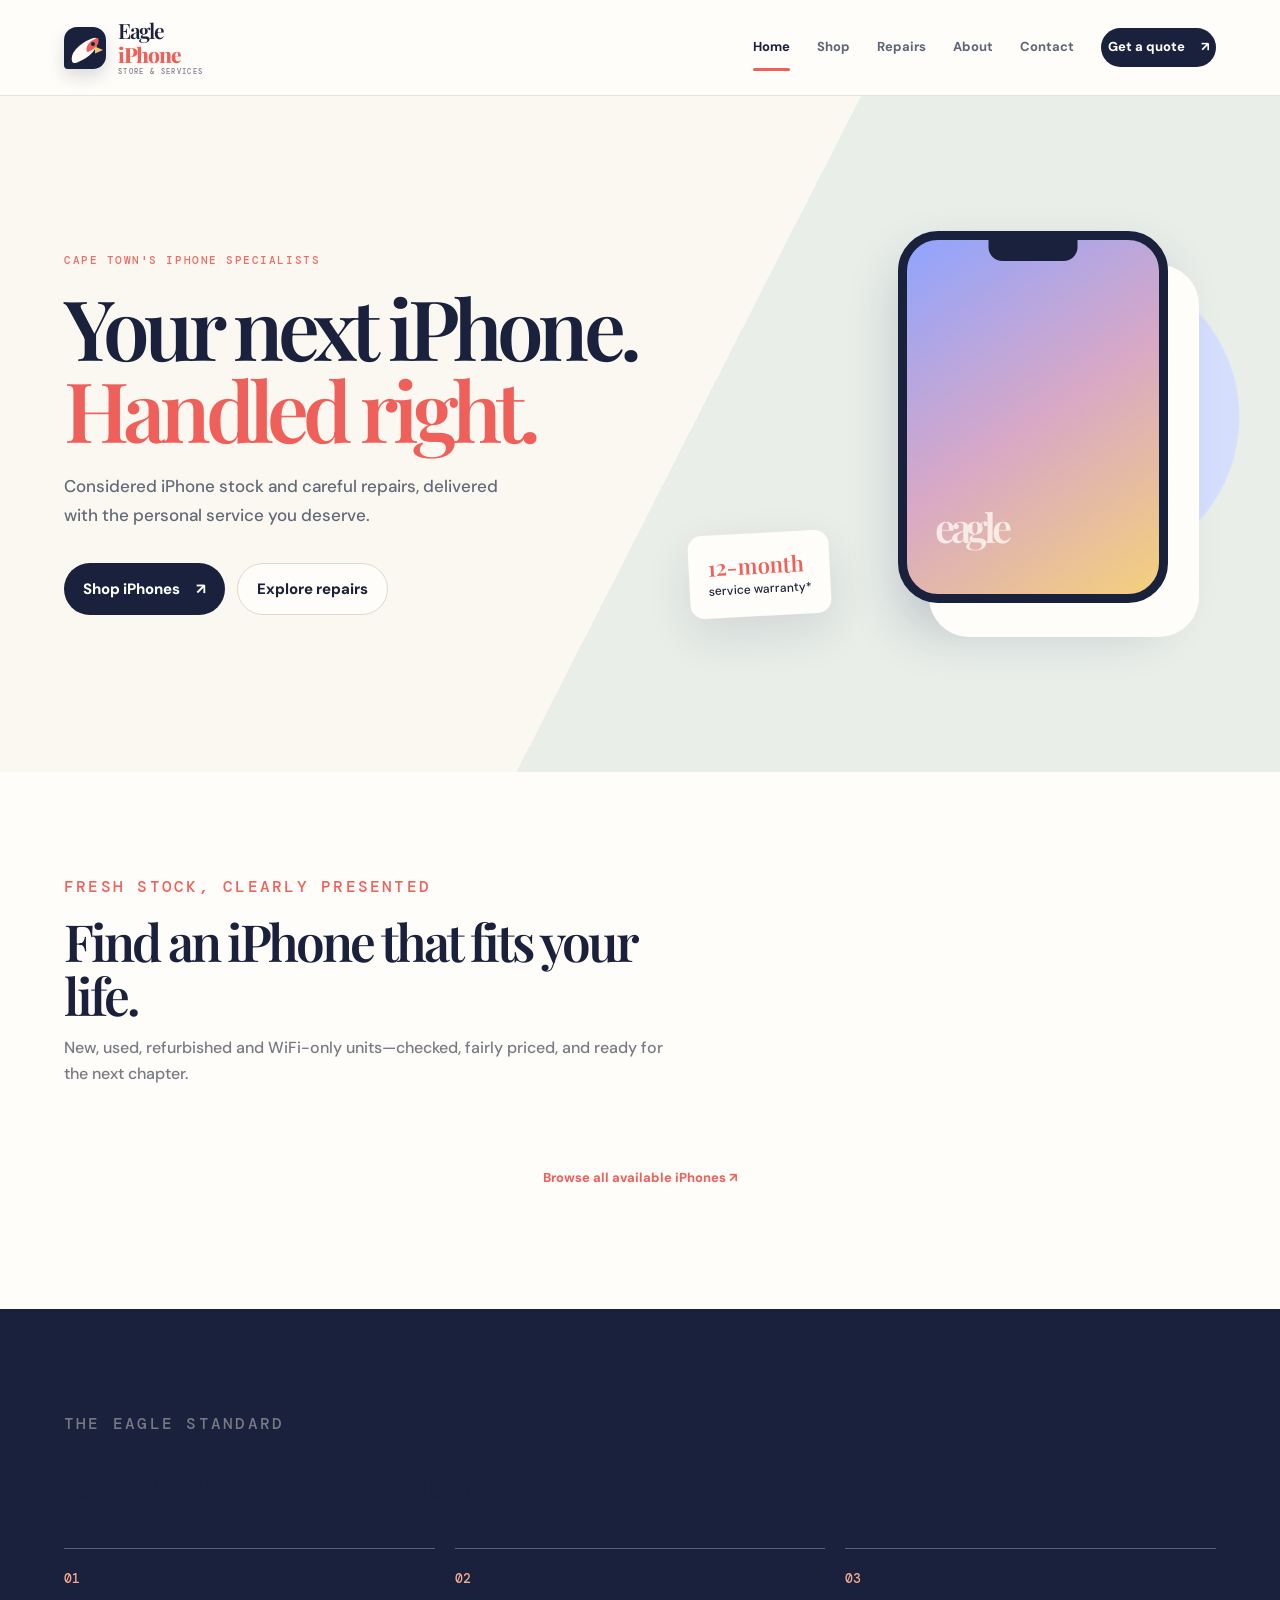
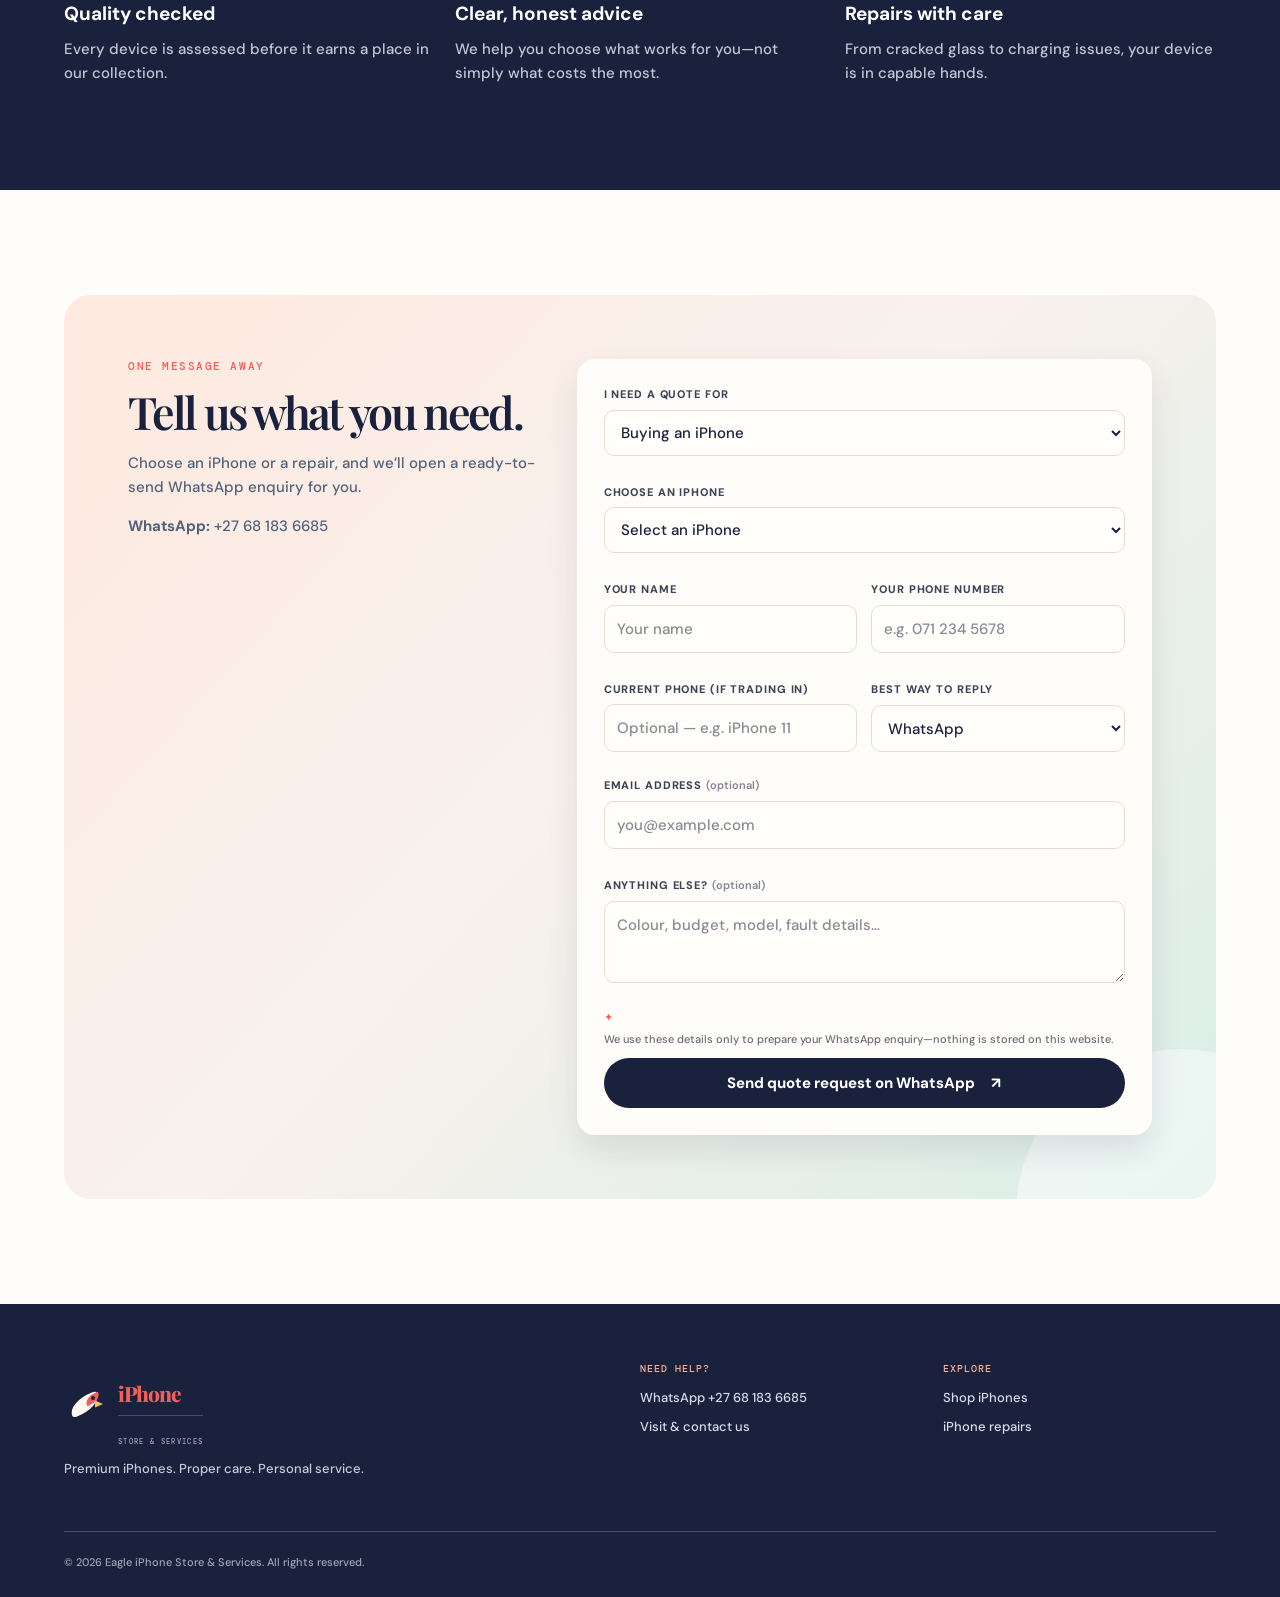
<file: index.html>
<!doctype html><html lang="en"><head><meta charset="utf-8"><meta name="viewport" content="width=device-width,initial-scale=1"><meta name="description" content="Eagle iPhone Store & Services — premium new, used and refurbished iPhones, plus expert repairs."><title>Eagle iPhone Store & Services</title><link rel="stylesheet" href="styles.css"></head><body data-page="home"><div id="header"></div><main><section class="hero"><div class="hero-inner"><div class="hero-copy"><p class="kicker">Johannesburg's iPhone specialists</p><h1>Your next iPhone.<br><em>Handled right.</em></h1><p>Considered iPhone stock and careful repairs, delivered with the personal service you deserve.</p><div class="hero-actions"><a class="button" href="shop.html">Shop iPhones <span>↗</span></a><a class="button secondary" href="repairs.html">Explore repairs</a></div></div><div class="hero-visual" aria-hidden="true"><div class="device"></div><div class="floating-chip"><b>12-month</b> service warranty*</div></div></div></section><section class="section"><div class="section-inner"><div class="section-heading"><p class="kicker" style="color:var(--blue)">Fresh stock, clearly presented</p><h2>Find an iPhone that fits your life.</h2><p>New, used, refurbished and WiFi-only units—checked, fairly priced, and ready for the next chapter.</p></div><div class="product-grid" data-products></div><p class="center-link"><a class="text-link" href="shop.html">Browse all available iPhones ↗</a></p></div></section><section class="section dark-band"><div class="section-inner"><div class="section-heading"><p class="kicker">The Eagle standard</p><h2>Easy to choose. Easy to trust.</h2></div><div class="highlight-grid"><article class="highlight"><p class="number">01</p><h3>Quality checked</h3><p>Every device is assessed before it earns a place in our collection.</p></article><article class="highlight"><p class="number">02</p><h3>Clear, honest advice</h3><p>We help you choose what works for you—not simply what costs the most.</p></article><article class="highlight"><p class="number">03</p><h3>Repairs with care</h3><p>From cracked glass to charging issues, your device is in capable hands.</p></article></div></div></section><section class="section"><div class="section-inner"><div class="quote-panel"><div class="quote-copy"><p class="kicker" style="color:var(--blue)">One message away</p><h2>Tell us what you need.</h2><p>Choose an iPhone or a repair, and we’ll open a ready-to-send WhatsApp enquiry for you.</p><p><strong>WhatsApp:</strong> <span data-phone></span></p></div><form class="quote-form" data-quote-form><div class="form-grid"><div class="field full"><label for="quote-type">I need a quote for</label><select id="quote-type" name="quoteType"><option value="buying">Buying an iPhone</option><option value="repair">An iPhone repair</option></select></div><div class="field full"><label for="quote-item">Choose product or service</label><select id="quote-item" name="item" required></select></div><div class="field"><label for="quote-name">Your name</label><input id="quote-name" name="name" required placeholder="Your name"></div><div class="field"><label for="quote-phone">Your phone number</label><input id="quote-phone" name="phone" required type="tel" placeholder="e.g. 071 234 5678"></div><div class="field full"><label for="quote-notes">Anything else? <span>(optional)</span></label><textarea id="quote-notes" name="notes" placeholder="Colour, budget, model, fault details…"></textarea></div></div><button class="button" type="submit">Send quote request on WhatsApp <span>↗</span></button><p class="form-notice" hidden aria-live="polite"></p></form></div></div></section></main><div id="footer"></div><script src="site-data.js"></script><script src="app.js"></script></body></html>
</file>
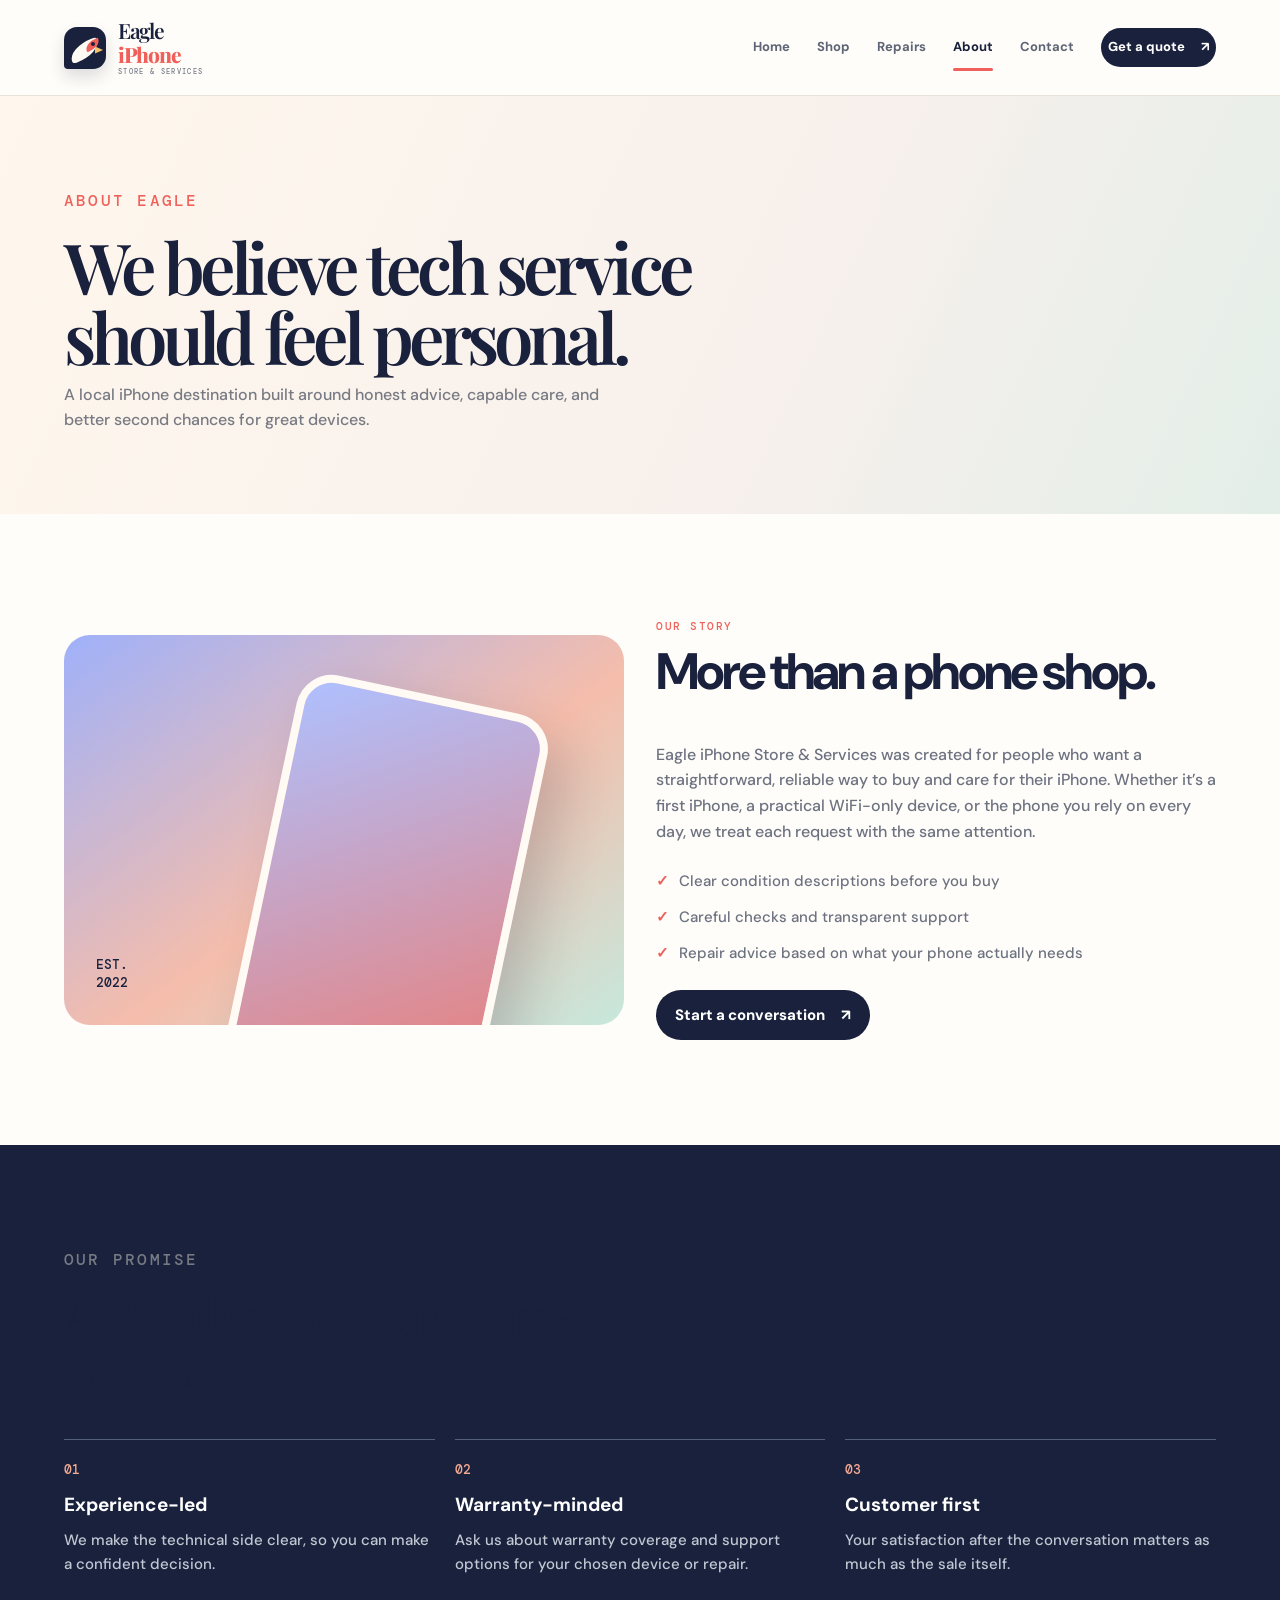
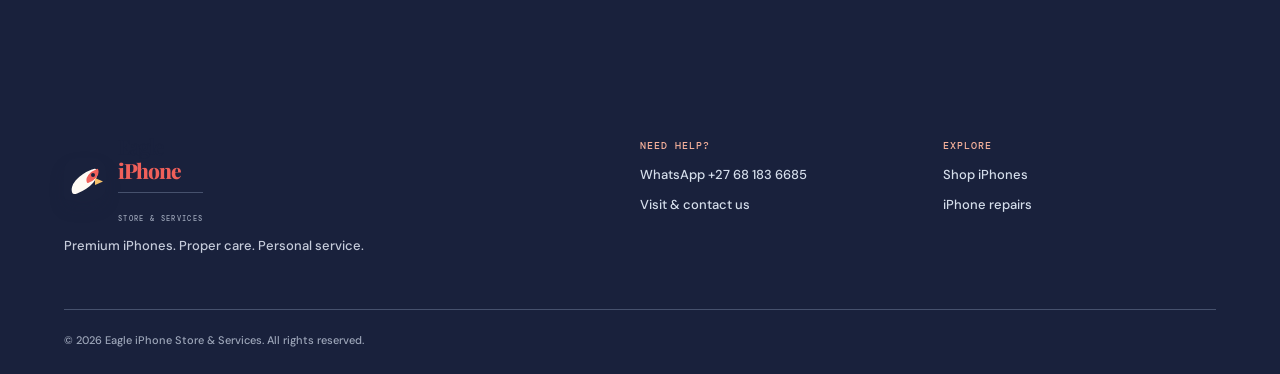
<file: about.html>
<!doctype html><html lang="en"><head><meta charset="utf-8"><meta name="viewport" content="width=device-width,initial-scale=1"><meta name="description" content="Learn about Eagle iPhone Store & Services and our approach to iPhones and repairs."><title>About Eagle | Eagle iPhone Store</title><link rel="stylesheet" href="styles.css"></head><body data-page="about"><div id="header"></div><main><section class="page-hero"><div class="page-hero-inner"><p class="kicker" style="color:var(--blue)">About Eagle</p><h1>We believe tech service<br>should feel personal.</h1><p>A local iPhone destination built around honest advice, capable care, and better second chances for great devices.</p></div></section><section class="section"><div class="section-inner about-grid"><div class="story-visual" aria-label="Abstract premium phone illustration"></div><div><p class="kicker" style="color:var(--blue)">Our story</p><h2 style="font-size:clamp(34px,4vw,52px);line-height:1.08;letter-spacing:-.055em">More than a phone shop.</h2><p style="color:var(--muted);font-size:16px">Eagle iPhone Store & Services was created for people who want a straightforward, reliable way to buy and care for their iPhone. Whether it’s a first iPhone, a practical WiFi-only device, or the phone you rely on every day, we treat each request with the same attention.</p><ul class="check-list"><li>Clear condition descriptions before you buy</li><li>Careful checks and transparent support</li><li>Repair advice based on what your phone actually needs</li></ul><a class="button" href="quote.html">Start a conversation <span>↗</span></a></div></div></section><section class="section dark-band"><div class="section-inner"><div class="section-heading"><p class="kicker">Our promise</p><h2>A standard you can come back to.</h2></div><div class="highlight-grid"><article class="highlight"><p class="number">01</p><h3>Experience-led</h3><p>We make the technical side clear, so you can make a confident decision.</p></article><article class="highlight"><p class="number">02</p><h3>Warranty-minded</h3><p>Ask us about warranty coverage and support options for your chosen device or repair.</p></article><article class="highlight"><p class="number">03</p><h3>Customer first</h3><p>Your satisfaction after the conversation matters as much as the sale itself.</p></article></div></div></section></main><div id="footer"></div><script src="site-data.js"></script><script src="app.js"></script></body></html>
</file>
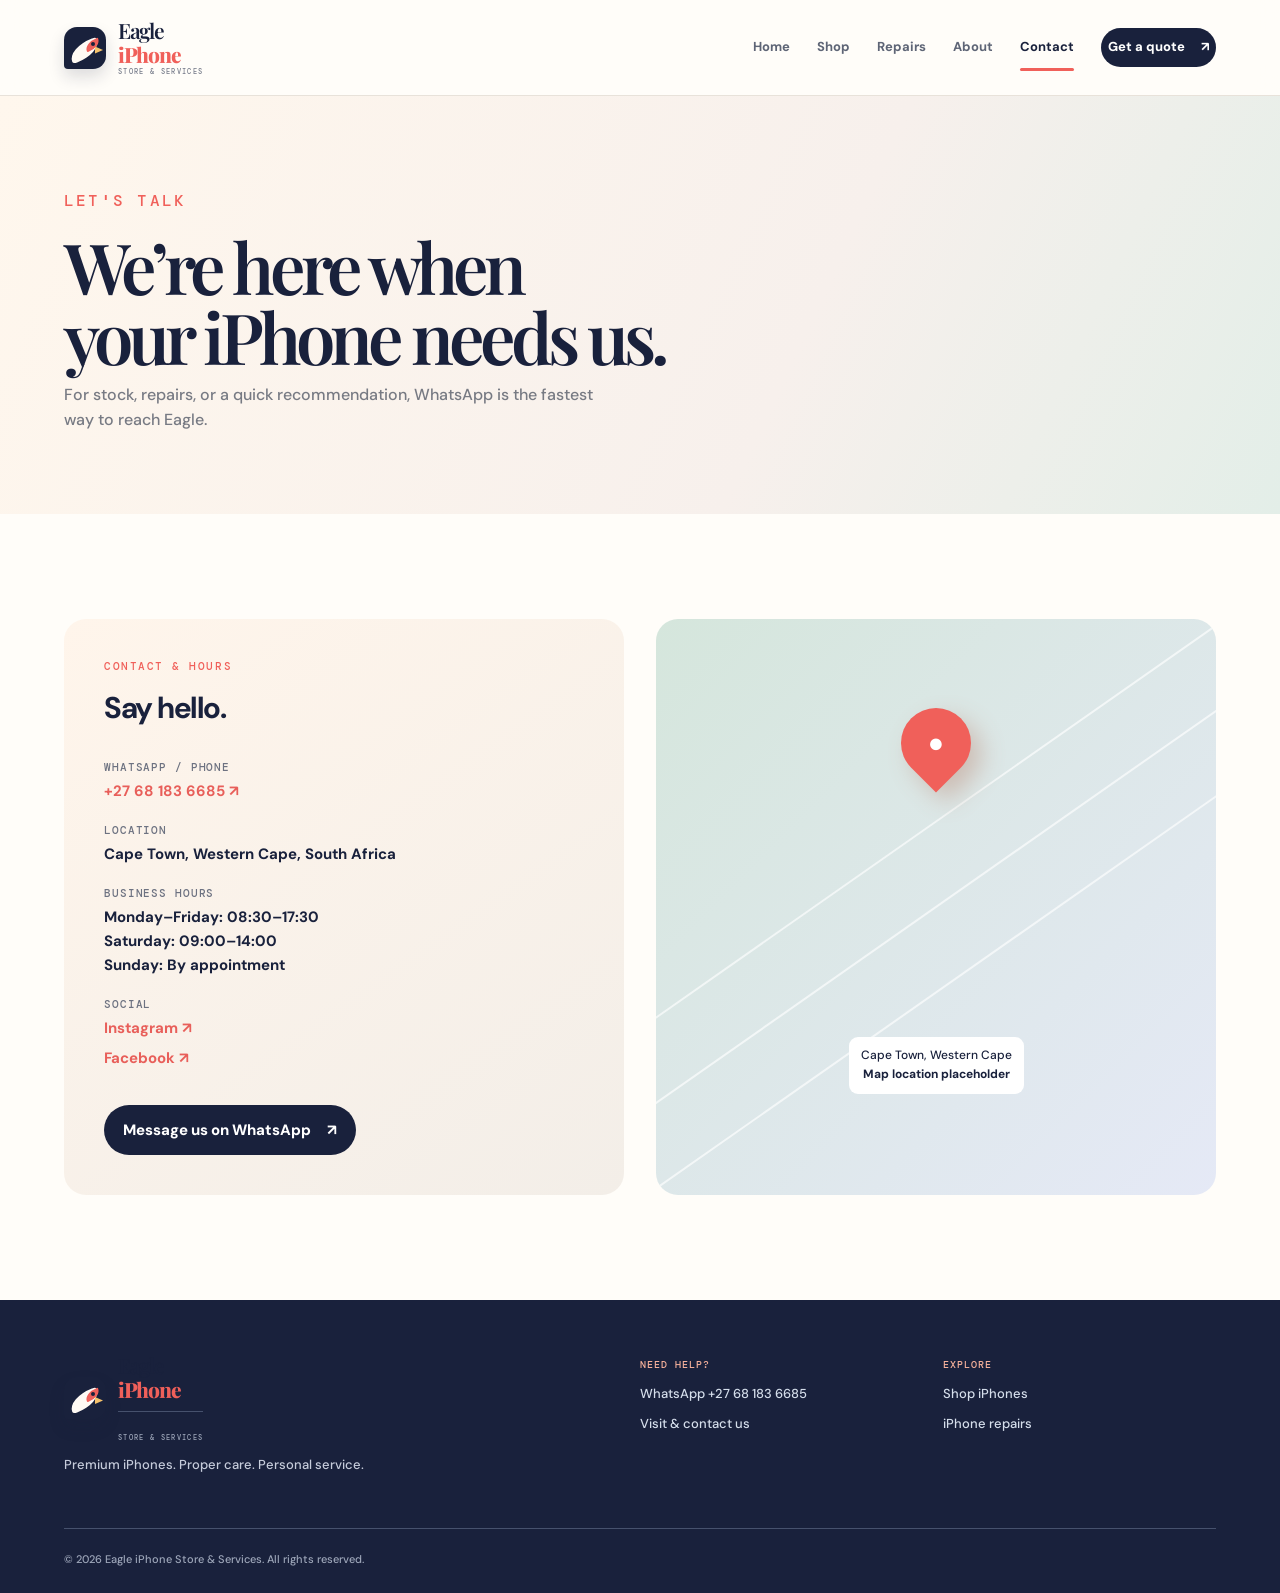
<file: contact.html>
<!doctype html><html lang="en"><head><meta charset="utf-8"><meta name="viewport" content="width=device-width,initial-scale=1"><meta name="description" content="Contact Eagle iPhone Store & Services on WhatsApp or visit our Johannesburg location."><title>Contact Eagle | Eagle iPhone Store</title><link rel="stylesheet" href="styles.css"></head><body data-page="contact"><div id="header"></div><main><section class="page-hero"><div class="page-hero-inner"><p class="kicker" style="color:var(--blue)">Let's talk</p><h1>We’re here when<br>your iPhone needs us.</h1><p>For stock, repairs, or a quick recommendation, WhatsApp is the fastest way to reach Eagle.</p></div></section><section class="section"><div class="section-inner contact-grid"><article class="contact-card"><p class="kicker" style="color:var(--blue)">Contact & hours</p><h2>Say hello.</h2><dl><dt>WHATSAPP / PHONE</dt><dd><a href="https://wa.me/27681836685" target="_blank" rel="noopener"><span data-phone></span> ↗</a></dd><dt>LOCATION</dt><dd>Johannesburg, Gauteng, South Africa</dd><dt>BUSINESS HOURS</dt><dd>Monday–Friday: 08:30–17:30<br>Saturday: 09:00–14:00<br>Sunday: By appointment</dd><dt>SOCIAL</dt><dd><a href="https://www.instagram.com/katumbaexauce" target="_blank" rel="noopener">Instagram ↗</a></dd><dd style="margin-top:6px"><a href="https://www.facebook.com/share/1BQakWNiMN" target="_blank" rel="noopener">Facebook ↗</a></dd></dl><a class="button" style="margin-top:30px" href="https://wa.me/27681836685" target="_blank" rel="noopener">Message us on WhatsApp <span>↗</span></a></article><div class="map-placeholder" role="img" aria-label="Map location placeholder for Eagle iPhone Store in Johannesburg"><div class="pin"><span>●</span></div><p>Johannesburg, Gauteng<br><strong>Map location placeholder</strong></p></div></div></section></main><div id="footer"></div><script src="site-data.js"></script><script src="app.js"></script></body></html>
</file>
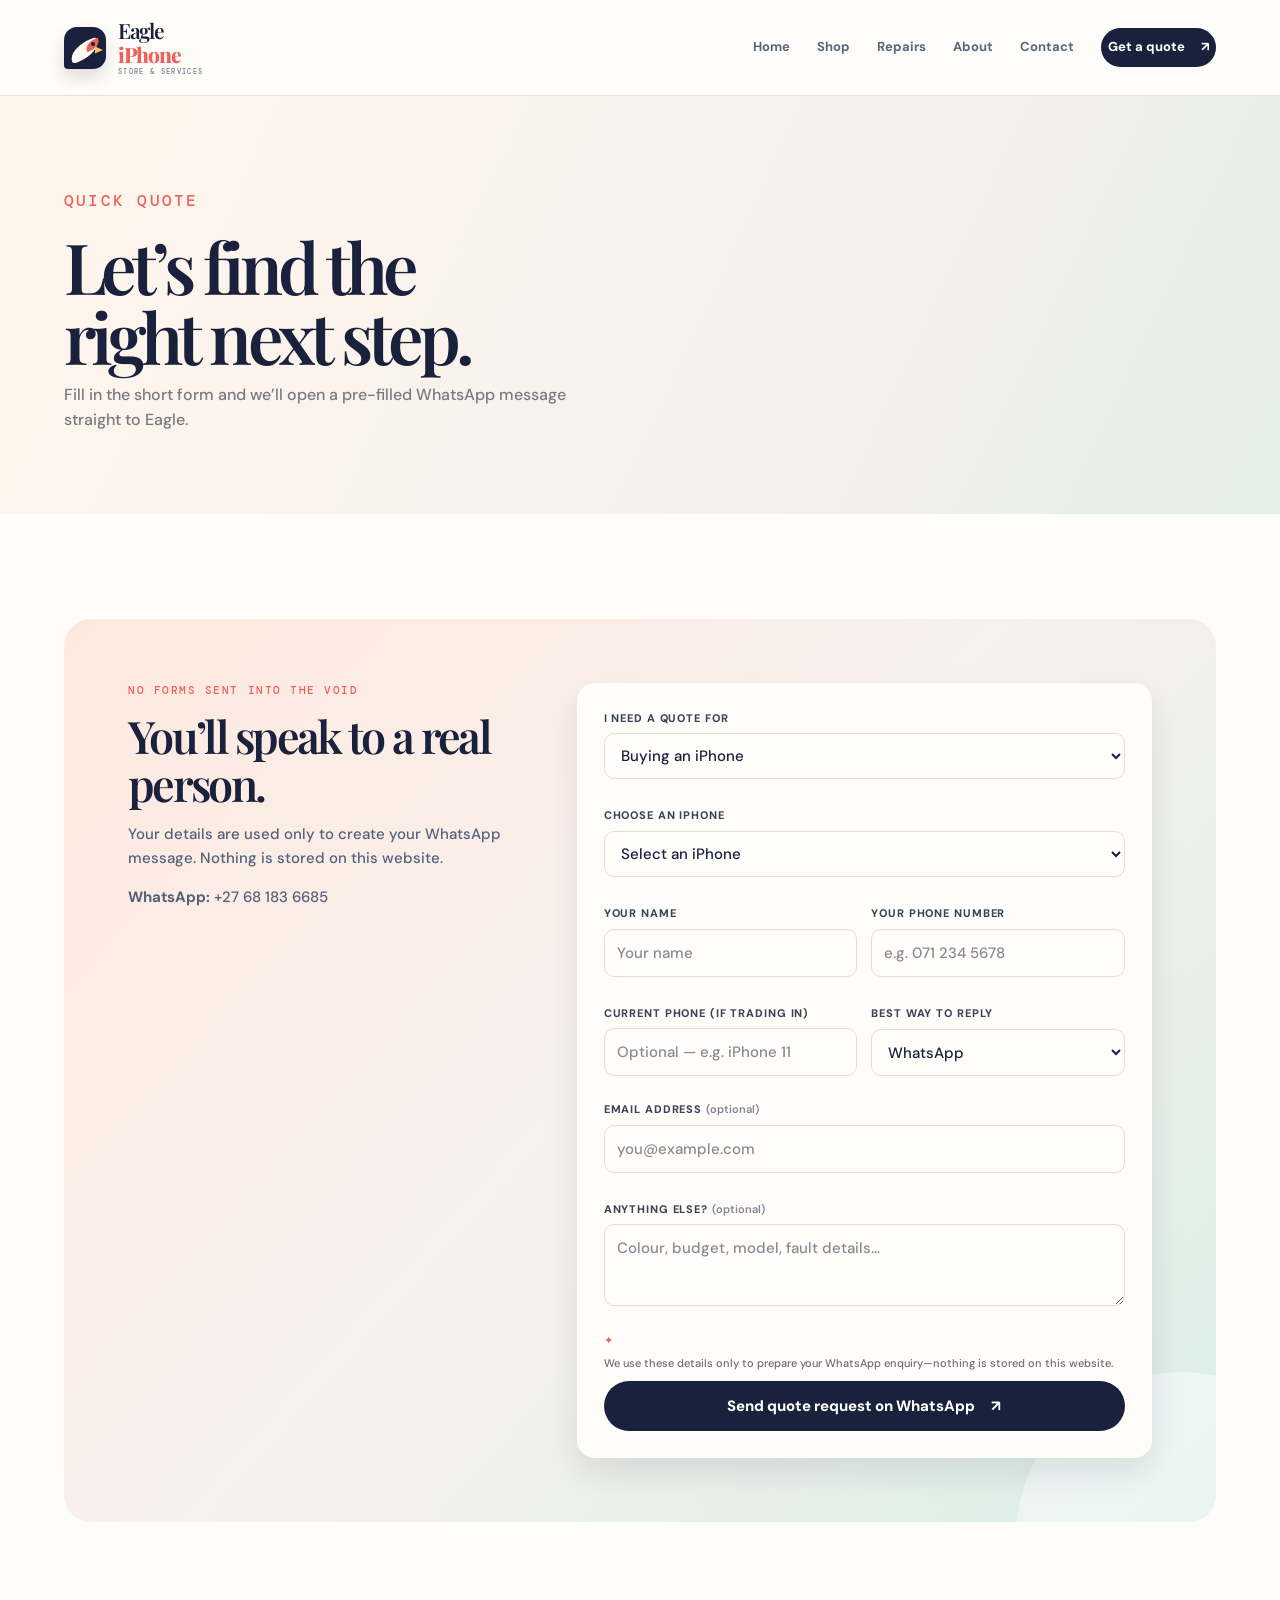
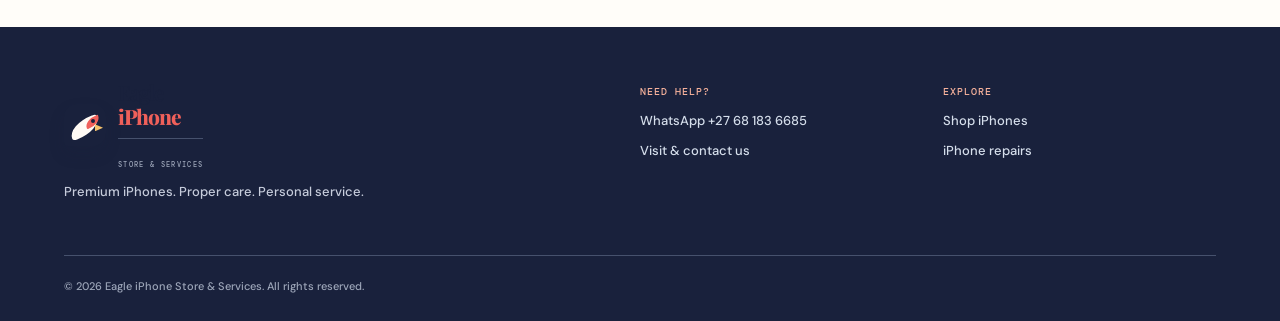
<file: quote.html>
<!doctype html><html lang="en"><head><meta charset="utf-8"><meta name="viewport" content="width=device-width,initial-scale=1"><meta name="description" content="Request an iPhone sale or repair quote from Eagle iPhone Store and Services."><title>Get a Quote | Eagle iPhone Store</title><link rel="stylesheet" href="styles.css"></head><body data-page="quote"><div id="header"></div><main><section class="page-hero"><div class="page-hero-inner"><p class="kicker" style="color:var(--blue)">Quick quote</p><h1>Let’s find the<br>right next step.</h1><p>Fill in the short form and we’ll open a pre-filled WhatsApp message straight to Eagle.</p></div></section><section class="section"><div class="section-inner"><div class="quote-panel"><div class="quote-copy"><p class="kicker" style="color:var(--blue)">No forms sent into the void</p><h2>You’ll speak to a real person.</h2><p>Your details are used only to create your WhatsApp message. Nothing is stored on this website.</p><p><strong>WhatsApp:</strong> <span data-phone></span></p></div><form class="quote-form" data-quote-form><div class="form-grid"><div class="field full"><label for="quote-type">I need a quote for</label><select id="quote-type" name="quoteType"><option value="buying">Buying an iPhone</option><option value="repair">An iPhone repair</option></select></div><div class="field full"><label for="quote-item">Choose product or service</label><select id="quote-item" name="item" required></select></div><div class="field"><label for="quote-name">Your name</label><input id="quote-name" name="name" required placeholder="Your name"></div><div class="field"><label for="quote-phone">Your phone number</label><input id="quote-phone" name="phone" required type="tel" placeholder="e.g. 071 234 5678"></div><div class="field full"><label for="quote-notes">Anything else? <span>(optional)</span></label><textarea id="quote-notes" name="notes" placeholder="Colour, budget, model, fault details…"></textarea></div></div><button class="button" type="submit">Send quote request on WhatsApp <span>↗</span></button><p class="form-notice" hidden aria-live="polite"></p></form></div></div></section></main><div id="footer"></div><script src="site-data.js"></script><script src="app.js"></script></body></html>
</file>
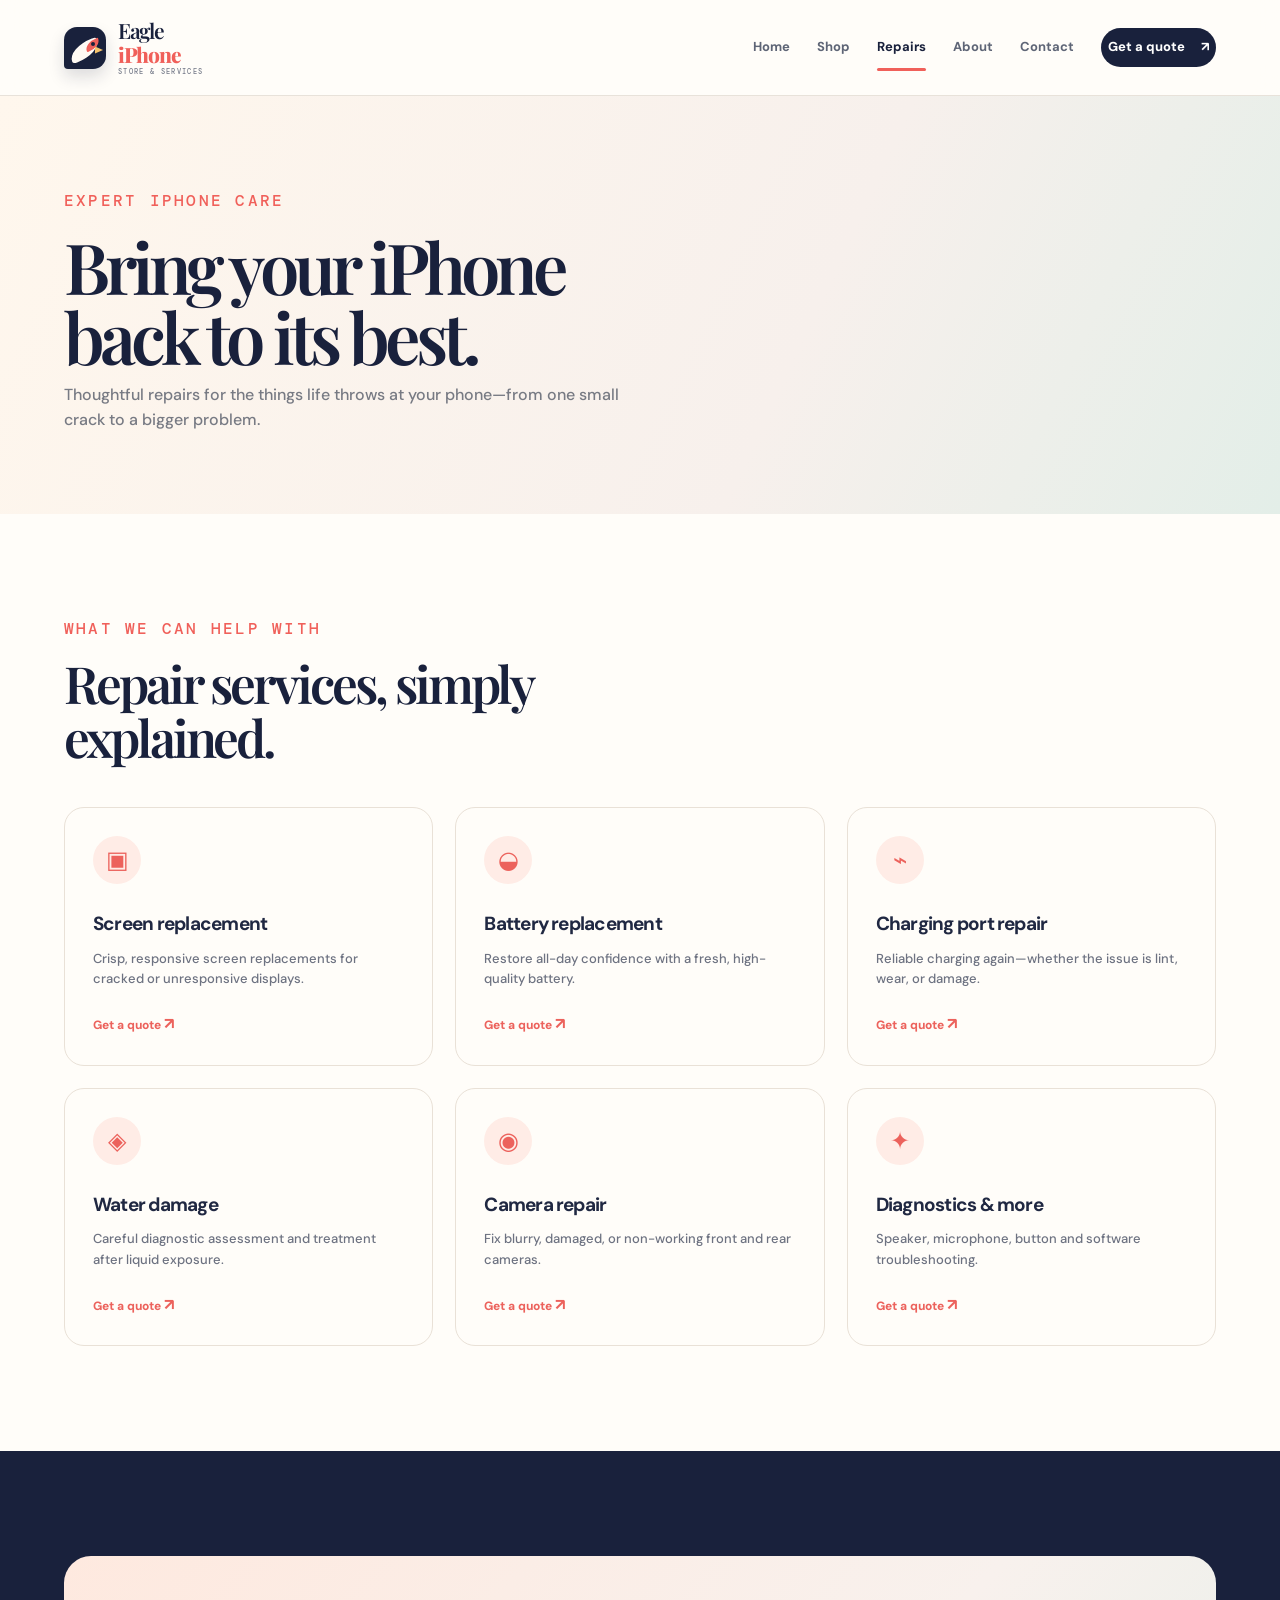
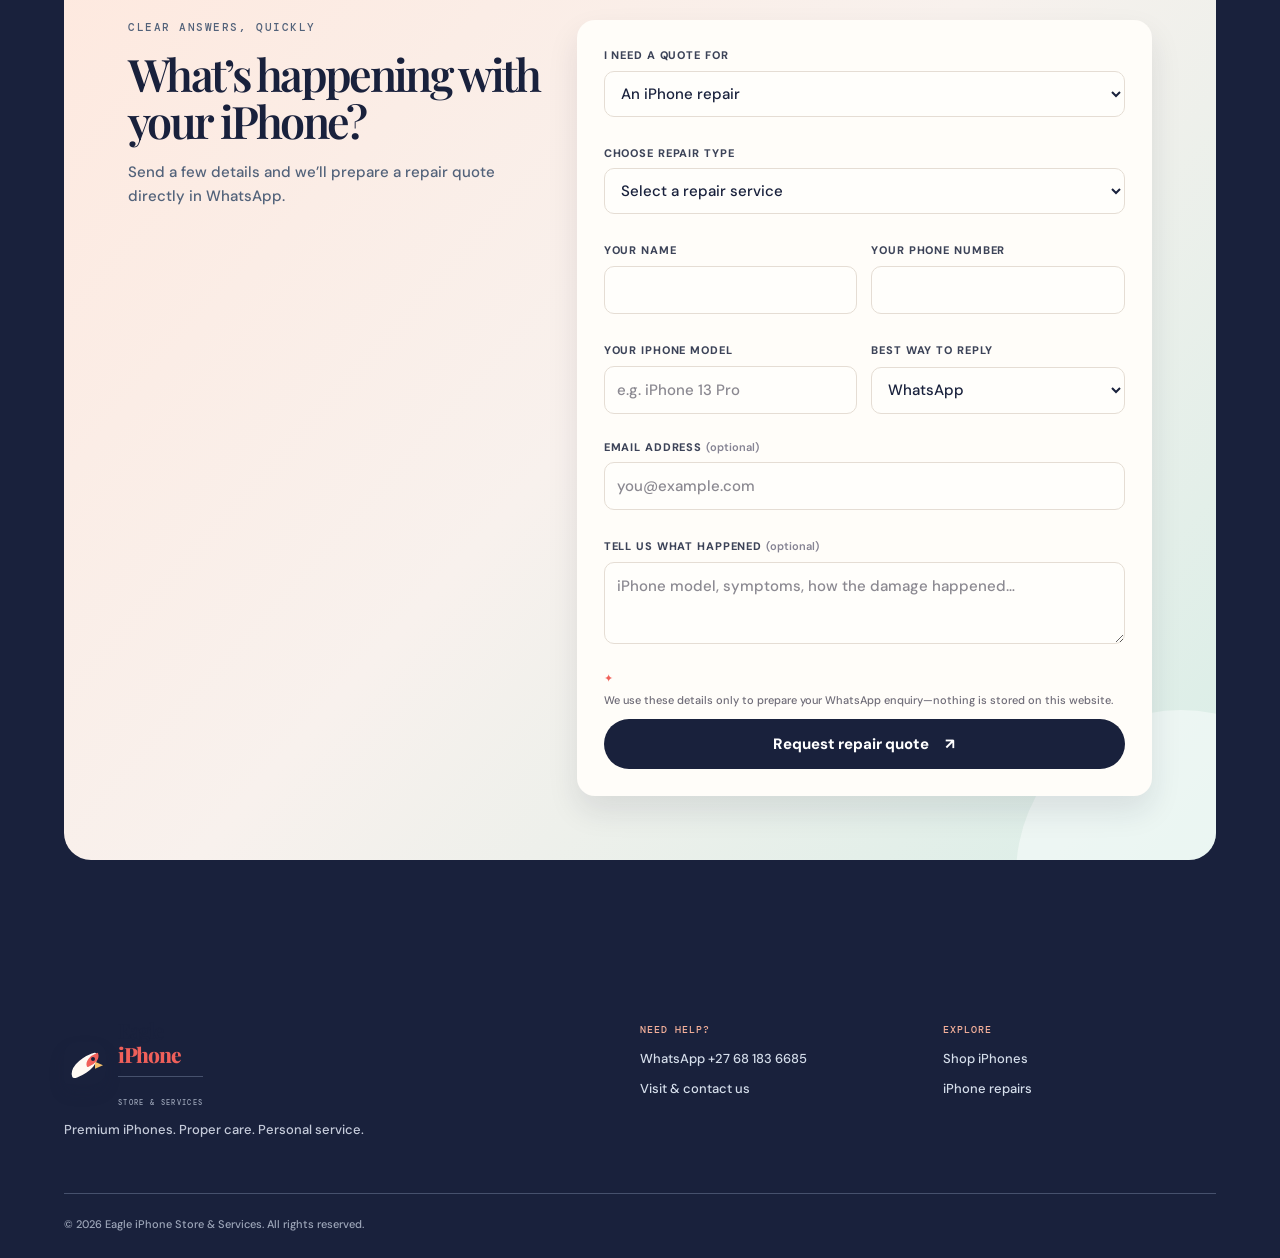
<file: repairs.html>
<!doctype html><html lang="en"><head><meta charset="utf-8"><meta name="viewport" content="width=device-width,initial-scale=1"><meta name="description" content="Professional iPhone screen, battery, charging port, water damage and camera repairs."><title>iPhone Repairs | Eagle iPhone Store</title><link rel="stylesheet" href="styles.css"></head><body data-page="repairs"><div id="header"></div><main><section class="page-hero"><div class="page-hero-inner"><p class="kicker" style="color:var(--blue)">Expert iPhone care</p><h1>Bring your iPhone<br>back to its best.</h1><p>Thoughtful repairs for the things life throws at your phone—from one small crack to a bigger problem.</p></div></section><section class="section"><div class="section-inner"><div class="section-heading"><p class="kicker" style="color:var(--blue)">What we can help with</p><h2>Repair services, simply explained.</h2></div><div class="repair-grid" data-repairs></div></div></section><section class="section dark-band"><div class="section-inner"><div class="quote-panel"><div class="quote-copy"><p class="kicker">Clear answers, quickly</p><h2>What’s happening with your iPhone?</h2><p>Send a few details and we’ll prepare a repair quote directly in WhatsApp.</p></div><form class="quote-form" data-quote-form><div class="form-grid"><div class="field full"><label for="quote-type">I need a quote for</label><select id="quote-type" name="quoteType"><option value="repair">An iPhone repair</option><option value="buying">Buying an iPhone</option></select></div><div class="field full"><label for="quote-item">Choose repair type</label><select id="quote-item" name="item" required></select></div><div class="field"><label for="quote-name">Your name</label><input id="quote-name" name="name" required></div><div class="field"><label for="quote-phone">Your phone number</label><input id="quote-phone" name="phone" required type="tel"></div><div class="field full"><label for="quote-notes">Tell us what happened (optional)</label><textarea id="quote-notes" name="notes" placeholder="iPhone model, symptoms, how the damage happened…"></textarea></div></div><button class="button" type="submit">Request repair quote <span>↗</span></button><p class="form-notice" hidden aria-live="polite"></p></form></div></div></section></main><div id="footer"></div><script src="site-data.js"></script><script src="app.js"></script></body></html>
</file>
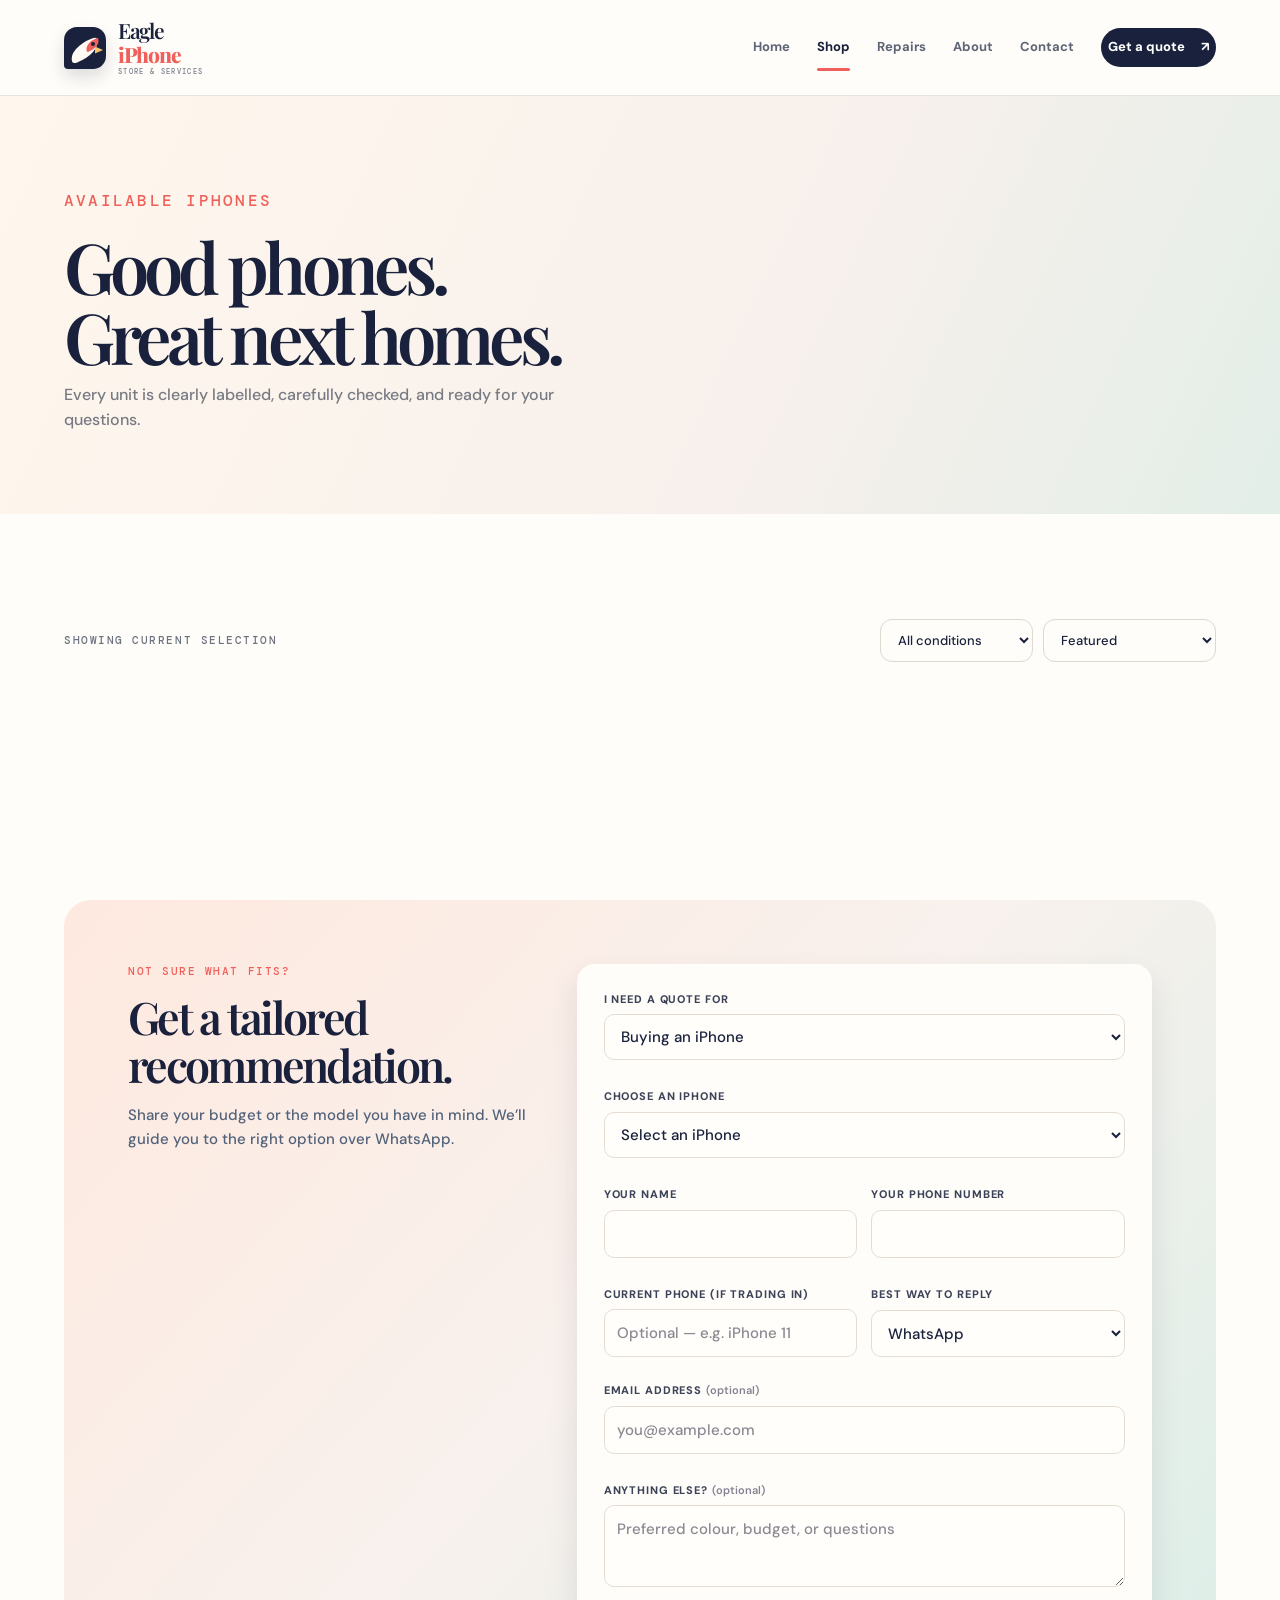
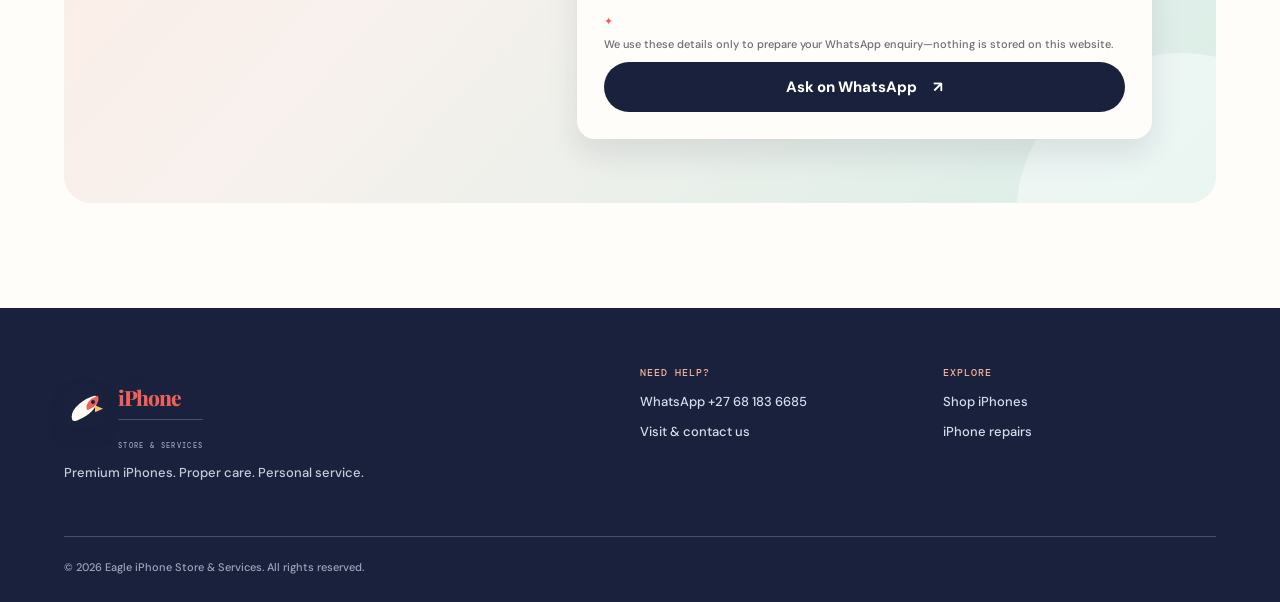
<file: shop.html>
<!doctype html><html lang="en"><head><meta charset="utf-8"><meta name="viewport" content="width=device-width,initial-scale=1"><meta name="description" content="Shop new, used, refurbished and WiFi-only iPhones at Eagle iPhone Store."><title>Shop iPhones | Eagle iPhone Store</title><link rel="stylesheet" href="styles.css"></head><body data-page="shop"><div id="header"></div><main><section class="page-hero"><div class="page-hero-inner"><p class="kicker" style="color:var(--blue)">Available iPhones</p><h1>Good phones.<br>Great next homes.</h1><p>Every unit is clearly labelled, carefully checked, and ready for your questions.</p></div></section><section class="section"><div class="section-inner"><div class="shop-controls"><p class="eyebrow" style="color:var(--muted);margin:auto 0">Showing current selection</p><div class="filters"><select id="condition-filter" aria-label="Filter by condition"><option value="all">All conditions</option><option>New</option><option>Used</option><option>Refurbished</option><option>WiFi-only</option></select><select id="sort-products" aria-label="Sort products"><option value="featured">Featured</option><option value="low">Price: low to high</option><option value="high">Price: high to low</option></select></div></div><div class="product-grid" data-products></div></div></section><section class="section" id="quote"><div class="section-inner"><div class="quote-panel"><div class="quote-copy"><p class="kicker" style="color:var(--blue)">Not sure what fits?</p><h2>Get a tailored recommendation.</h2><p>Share your budget or the model you have in mind. We’ll guide you to the right option over WhatsApp.</p></div><form class="quote-form" data-quote-form><div class="form-grid"><div class="field full"><label for="quote-type">I need a quote for</label><select id="quote-type" name="quoteType"><option value="buying">Buying an iPhone</option><option value="repair">An iPhone repair</option></select></div><div class="field full"><label for="quote-item">Choose product or service</label><select id="quote-item" name="item" required></select></div><div class="field"><label for="quote-name">Your name</label><input id="quote-name" name="name" required></div><div class="field"><label for="quote-phone">Your phone number</label><input id="quote-phone" name="phone" required type="tel"></div><div class="field full"><label for="quote-notes">Notes (optional)</label><textarea id="quote-notes" name="notes" placeholder="Preferred colour, budget, or questions"></textarea></div></div><button class="button" type="submit">Ask on WhatsApp <span>↗</span></button><p class="form-notice" hidden aria-live="polite"></p></form></div></div></section></main><div id="footer"></div><script src="site-data.js"></script><script src="app.js"></script></body></html>
</file>
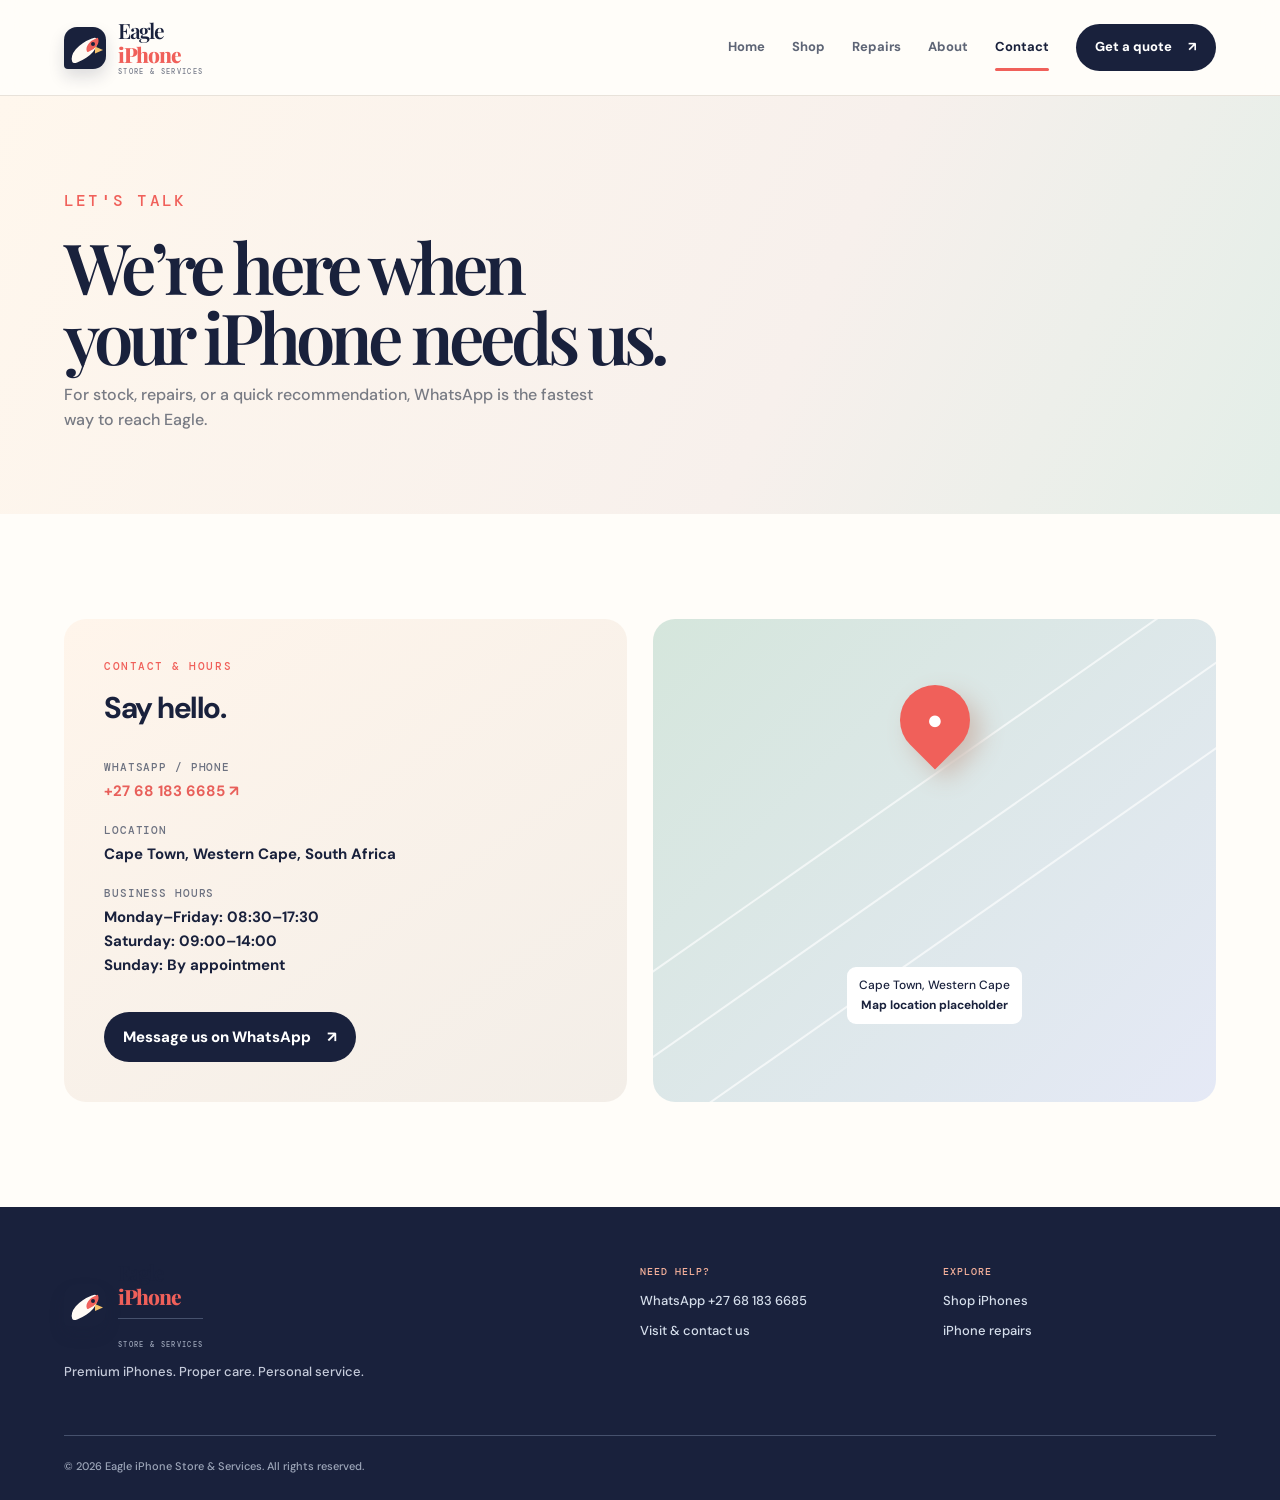
<file: outputs/eagle-iphone-store-site/contact.html>
<!doctype html><html lang="en"><head><meta charset="utf-8"><meta name="viewport" content="width=device-width,initial-scale=1"><meta name="description" content="Contact Eagle iPhone Store & Services on WhatsApp or visit our Johannesburg location."><title>Contact Eagle | Eagle iPhone Store</title><link rel="stylesheet" href="styles.css"></head><body data-page="contact"><div id="header"></div><main><section class="page-hero"><div class="page-hero-inner"><p class="kicker" style="color:var(--blue)">Let's talk</p><h1>We’re here when<br>your iPhone needs us.</h1><p>For stock, repairs, or a quick recommendation, WhatsApp is the fastest way to reach Eagle.</p></div></section><section class="section"><div class="section-inner contact-grid"><article class="contact-card"><p class="kicker" style="color:var(--blue)">Contact & hours</p><h2>Say hello.</h2><dl><dt>WHATSAPP / PHONE</dt><dd><a href="https://wa.me/27681836685" target="_blank" rel="noopener"><span data-phone></span> ↗</a></dd><dt>LOCATION</dt><dd>Johannesburg, Gauteng, South Africa</dd><dt>BUSINESS HOURS</dt><dd>Monday–Friday: 08:30–17:30<br>Saturday: 09:00–14:00<br>Sunday: By appointment</dd></dl><a class="button" style="margin-top:30px" href="https://wa.me/27681836685" target="_blank" rel="noopener">Message us on WhatsApp <span>↗</span></a></article><div class="map-placeholder" role="img" aria-label="Map location placeholder for Eagle iPhone Store in Johannesburg"><div class="pin"><span>●</span></div><p>Johannesburg, Gauteng<br><strong>Map location placeholder</strong></p></div></div></section></main><div id="footer"></div><script src="site-data.js"></script><script src="app.js"></script></body></html>
</file>
<file: styles.css>
:root{--font-body:Inter,"Segoe UI",Roboto,system-ui,-apple-system,BlinkMacSystemFont,Arial,sans-serif;--ink:#07111f;--navy:#0b1b32;--blue:#126cf3;--aqua:#5df0df;--cloud:#f3f6fa;--muted:#687388;--line:#dfe6ef;--white:#fff;--radius:24px;--shadow:0 18px 50px rgba(6,25,53,.1)}*{box-sizing:border-box}html{scroll-behavior:smooth}body{margin:0;background:var(--white);color:var(--ink);font:500 15px/1.6 var(--font-body)}a{color:inherit;text-decoration:none}img{display:block;max-width:100%}button,select,input,textarea{font:inherit}.site-header{height:82px;display:flex;align-items:center;justify-content:space-between;padding:0 max(5vw,32px);position:sticky;top:0;z-index:10;background:rgba(255,255,255,.9);backdrop-filter:blur(18px);border-bottom:1px solid rgba(223,230,239,.75)}.brand{display:flex;align-items:center;gap:10px;font:800 15px/1 Manrope;letter-spacing:.08em}.brand b{color:var(--blue);font-weight:800}.brand-mark{display:grid;place-items:center;width:30px;height:30px;background:var(--ink);color:var(--white);border-radius:9px;font-weight:800;letter-spacing:0}.site-nav{display:flex;align-items:center;gap:26px;color:#506074;font-size:13px;font-weight:700}.site-nav>a:not(.nav-quote){padding:29px 0;position:relative}.site-nav>a.active{color:var(--ink)}.site-nav>a.active:after{content:"";position:absolute;height:2px;left:0;right:0;bottom:20px;background:var(--blue)}.nav-quote,.button{background:var(--blue);color:#fff;border:0;padding:12px 17px;border-radius:11px;font-weight:800;display:inline-flex;gap:16px;align-items:center;transition:.25s transform,.25s box-shadow}.nav-quote:hover,.button:hover{transform:translateY(-2px);box-shadow:0 11px 22px rgba(18,108,243,.27)}.nav-toggle{display:none;border:0;background:none;font-size:25px}.hero{background:var(--ink);color:#fff;min-height:650px;position:relative;overflow:hidden;padding:clamp(70px,11vw,150px) 5vw}.hero:before{content:"";position:absolute;width:620px;height:620px;border-radius:50%;background:radial-gradient(circle,#126cf3 0,rgba(18,108,243,.12) 38%,transparent 68%);right:-140px;top:-125px}.hero-inner{max-width:1220px;margin:auto;position:relative;display:grid;grid-template-columns:1.05fr .95fr;align-items:center;gap:45px}.hero-copy{max-width:620px}.kicker,.eyebrow{font:500 11px/1.3 'DM Mono',monospace;letter-spacing:.12em;text-transform:uppercase;color:var(--aqua)}h1,h2,h3,p{margin-top:0}h1{font-size:clamp(45px,6.3vw,84px);line-height:1.02;letter-spacing:-.065em;margin:19px 0 23px}h1 em{font-style:normal;color:var(--aqua)}.hero p:not(.kicker){font-size:17px;line-height:1.7;color:#b8c5d6;max-width:500px}.hero-actions{display:flex;gap:12px;flex-wrap:wrap;margin-top:33px}.button.secondary{background:transparent;border:1px solid #4a5a70}.button.secondary:hover{border-color:var(--aqua);box-shadow:none}.hero-visual{height:405px;position:relative}.device{position:absolute;right:7%;top:20px;width:min(285px,65%);height:370px;border:8px solid #1c2d44;border-radius:39px;background:linear-gradient(150deg,#edfcff 0%,#75e6dd 45%,#1677eb 100%);box-shadow:0 30px 60px #020914}.device:before{content:"";position:absolute;width:89px;height:23px;background:#1c2d44;left:50%;transform:translateX(-50%);top:-2px;border-radius:0 0 14px 14px}.device:after{content:"EAGLE";position:absolute;bottom:40px;left:30px;color:#fff;font-size:36px;font-weight:800;letter-spacing:-.1em;opacity:.8}.floating-chip{position:absolute;left:0;bottom:25px;padding:18px 21px;background:rgba(255,255,255,.95);box-shadow:var(--shadow);border-radius:15px;color:var(--ink);font-size:12px}.floating-chip b{display:block;font-size:23px}.section{padding:100px 5vw}.section-inner{max-width:1220px;margin:auto}.section-heading{max-width:610px;margin-bottom:43px}.section-heading h2{font-size:clamp(34px,4vw,54px);line-height:1.06;letter-spacing:-.055em;margin:13px 0}.section-heading p{color:var(--muted);font-size:16px}.product-grid{display:grid;grid-template-columns:repeat(3,1fr);gap:18px}.product-card{border:1px solid var(--line);border-radius:var(--radius);overflow:hidden;background:#fff;transition:.3s transform,.3s box-shadow}.product-card:hover{transform:translateY(-7px);box-shadow:var(--shadow)}.product-image{height:280px;background:#f4f7fa;position:relative;display:grid;place-items:center;overflow:hidden}.product-image img{width:76%;height:76%;object-fit:contain;mix-blend-mode:multiply;transition:transform .4s}.product-card:hover img{transform:scale(1.06)}.condition{position:absolute;top:15px;left:15px;border-radius:30px;padding:6px 10px;background:#fff;color:var(--ink);font:500 10px 'DM Mono',monospace;text-transform:uppercase}.condition.wifionly{background:#fff1d5;color:#885400}.condition.refurbished{background:#e3f9f4;color:#127363}.product-info{padding:20px}.product-info .eyebrow{color:#778398;font-size:10px;margin-bottom:7px}.product-info h3{font-size:20px;letter-spacing:-.04em;margin-bottom:14px}.product-bottom{display:flex;align-items:center;justify-content:space-between}.product-bottom strong{font-size:20px;letter-spacing:-.04em}.product-bottom a,.repair-card a{color:var(--blue);font-size:12px;font-weight:800}.product-bottom span,.repair-card span:not(.repair-icon){font-size:16px}.text-link{font-size:13px;font-weight:800;color:var(--blue)}.center-link{text-align:center;margin-top:35px}.dark-band{background:var(--navy);color:#fff}.highlight-grid{display:grid;grid-template-columns:repeat(3,1fr);gap:20px}.highlight{border-top:1px solid #5c6b7f;padding-top:21px}.highlight .number{color:var(--aqua);font:500 13px 'DM Mono',monospace}.highlight h3{font-size:19px;margin:12px 0 8px}.highlight p{color:#afbdcf;margin:0}.page-hero{padding:91px 5vw 65px;background:var(--cloud)}.page-hero-inner{max-width:1220px;margin:auto}.page-hero h1{font-size:clamp(44px,5.5vw,70px);margin-bottom:10px}.page-hero p{max-width:560px;color:var(--muted);font-size:16px}.shop-controls{display:flex;justify-content:space-between;gap:15px;margin-bottom:28px;flex-wrap:wrap}.filters{display:flex;gap:10px}.filters select{border:1px solid var(--line);border-radius:10px;background:#fff;padding:11px 34px 11px 13px;color:var(--ink);font-size:13px}.repair-grid{display:grid;grid-template-columns:repeat(3,1fr);gap:18px}.repair-card{border:1px solid var(--line);border-radius:20px;padding:28px;transition:.25s}.repair-card:hover{border-color:#9dbff8;box-shadow:var(--shadow);transform:translateY(-4px)}.repair-icon{display:grid;place-items:center;width:44px;height:44px;border-radius:13px;background:#e9f2ff;color:var(--blue);font-size:24px;margin-bottom:25px}.repair-card h3{font-size:19px;letter-spacing:-.04em;margin-bottom:9px}.repair-card p{color:var(--muted);font-size:13px;margin-bottom:21px}.quote-panel{display:grid;grid-template-columns:.84fr 1.16fr;gap:50px;border-radius:28px;padding:clamp(28px,5vw,65px);background:linear-gradient(135deg,#e5f6ff,#f4fbff);position:relative;overflow:hidden}.quote-panel:after{content:"";position:absolute;width:330px;height:330px;border-radius:50%;background:rgba(93,240,223,.32);right:-130px;bottom:-180px}.quote-copy{position:relative;z-index:1}.quote-copy h2{font-size:clamp(32px,3.5vw,47px);line-height:1.06;letter-spacing:-.06em;margin:15px 0}.quote-copy p{color:#52627a}.quote-form{position:relative;z-index:1;background:#fff;border-radius:20px;padding:27px;box-shadow:0 15px 35px rgba(11,45,86,.1)}.form-grid{display:grid;grid-template-columns:1fr 1fr;gap:14px}.field{display:grid;gap:6px;margin-bottom:14px}.field.full{grid-column:1/-1}.field label{font-size:11px;font-weight:800;text-transform:uppercase;letter-spacing:.08em}.field input,.field select,.field textarea{width:100%;border:1px solid #dce4ee;background:#fff;border-radius:9px;padding:11px 12px;color:var(--ink);outline:none}.field textarea{resize:vertical;min-height:82px}.field input:focus,.field select:focus,.field textarea:focus{border-color:var(--blue);box-shadow:0 0 0 3px #e7f0ff}.quote-form .button{width:100%;justify-content:center;cursor:pointer}.form-notice{margin:12px 0 0;text-align:center;color:#167365;font-size:12px;font-weight:800}.about-grid{display:grid;grid-template-columns:1fr 1fr;gap:70px;align-items:center}.story-visual{min-height:390px;border-radius:28px;background:linear-gradient(145deg,#0c203b,#164f97);position:relative;overflow:hidden}.story-visual:before{content:"";position:absolute;width:240px;height:420px;right:20%;top:55px;border:8px solid #2c4e79;border-radius:36px;background:linear-gradient(150deg,#b9ffe9,#0982e5);transform:rotate(12deg);box-shadow:25px 20px 50px rgba(0,0,0,.3)}.story-visual:after{content:"EST.\A 2022";white-space:pre;position:absolute;bottom:32px;left:32px;color:var(--aqua);font:500 13px/1.4 'DM Mono',monospace}.check-list{list-style:none;padding:0;margin:25px 0}.check-list li{margin:12px 0;color:var(--muted)}.check-list li:before{content:"✓";font-weight:800;color:var(--blue);margin-right:10px}.contact-grid{display:grid;grid-template-columns:1fr 1fr;gap:26px}.contact-card,.map-placeholder{border-radius:25px;padding:40px;background:var(--cloud)}.contact-card h2{font-size:30px;letter-spacing:-.05em}.contact-card dl{margin:28px 0 0}.contact-card dt{color:var(--muted);font:500 11px 'DM Mono',monospace;letter-spacing:.08em;margin-top:20px}.contact-card dd{margin:5px 0;font-weight:700}.contact-card dd a{color:var(--blue)}.map-placeholder{background:linear-gradient(135deg,#dbe9ee,#edf4f0);min-height:420px;display:grid;place-items:center;text-align:center;position:relative;overflow:hidden}.map-placeholder:before{content:"";width:160%;height:2px;background:#fff;transform:rotate(-35deg);position:absolute;box-shadow:0 70px 0 #fff,0 -70px 0 #fff;opacity:.65}.pin{z-index:1;width:70px;height:70px;border-radius:50% 50% 50% 0;background:var(--blue);color:#fff;display:grid;place-items:center;font-size:27px;transform:rotate(-45deg);box-shadow:0 15px 25px #aab}.pin span{transform:rotate(45deg)}.map-placeholder p{z-index:1;background:#fff;padding:9px 12px;border-radius:9px;font-size:12px;margin-top:160px}.site-footer{background:#07111f;color:#fff;padding:55px 5vw 25px;display:grid;grid-template-columns:2fr 1fr 1fr;gap:30px}.site-footer p{color:#94a4b9;font-size:13px;margin:14px 0}.site-footer a:not(.brand){display:block;color:#d5deeb;margin:9px 0;font-size:13px}.footer-label{font:500 10px 'DM Mono',monospace!important;letter-spacing:.1em;color:var(--aqua)!important;margin:3px 0 13px!important}.site-footer small{grid-column:1/-1;border-top:1px solid #26364c;padding-top:22px;color:#718197;font-size:11px;margin-top:8px}@media(max-width:780px){.site-header{height:68px;padding:0 22px}.nav-toggle{display:block}.site-nav{display:none;position:absolute;top:68px;left:0;right:0;padding:15px 22px 22px;background:#fff;box-shadow:0 12px 20px #00000010;align-items:stretch;gap:0}.site-nav.open{display:flex;flex-direction:column}.site-nav>a:not(.nav-quote){padding:12px 0}.site-nav>a.active:after{display:none}.nav-quote{margin-top:8px;justify-content:center}.hero{min-height:auto;padding:75px 22px 45px}.hero-inner,.quote-panel,.about-grid,.contact-grid{grid-template-columns:1fr;gap:30px}.hero-visual{height:280px}.device{height:260px;width:185px;right:13%;border-radius:28px}.floating-chip{bottom:10px;padding:13px}.product-grid,.repair-grid{grid-template-columns:repeat(2,1fr);gap:12px}.product-image{height:200px}.product-info{padding:15px}.product-info h3{font-size:17px}.product-bottom{align-items:flex-start;gap:7px;flex-direction:column}.section{padding:65px 22px}.page-hero{padding:64px 22px 48px}.highlight-grid{grid-template-columns:1fr;gap:24px}.quote-panel{padding:25px 18px}.form-grid{grid-template-columns:1fr}.field.full{grid-column:auto}.site-footer{padding:42px 22px 20px;grid-template-columns:1fr 1fr}.site-footer>div:first-child{grid-column:1/-1}.story-visual{min-height:300px}.contact-card,.map-placeholder{padding:28px}.map-placeholder{min-height:280px}}@media(max-width:410px){.product-grid,.repair-grid{grid-template-columns:1fr}.product-image{height:240px}.filters{width:100%;display:grid;grid-template-columns:1fr 1fr}.filters select{min-width:0}}
</file>
<file: outputs/eagle-iphone-store-site/styles.css>
@import url('https://fonts.googleapis.com/css2?family=DM+Mono:wght@400;500&family=Manrope:wght@400;500;600;700;800&display=swap');
:root{--ink:#07111f;--navy:#0b1b32;--blue:#126cf3;--aqua:#5df0df;--cloud:#f3f6fa;--muted:#687388;--line:#dfe6ef;--white:#fff;--radius:24px;--shadow:0 18px 50px rgba(6,25,53,.1)}*{box-sizing:border-box}html{scroll-behavior:smooth}body{margin:0;background:var(--white);color:var(--ink);font:500 15px/1.6 Manrope,Arial,sans-serif}a{color:inherit;text-decoration:none}img{display:block;max-width:100%}button,select,input,textarea{font:inherit}.site-header{height:82px;display:flex;align-items:center;justify-content:space-between;padding:0 max(5vw,32px);position:sticky;top:0;z-index:10;background:rgba(255,255,255,.9);backdrop-filter:blur(18px);border-bottom:1px solid rgba(223,230,239,.75)}.brand{display:flex;align-items:center;gap:10px;font:800 15px/1 Manrope;letter-spacing:.08em}.brand b{color:var(--blue);font-weight:800}.brand-mark{display:grid;place-items:center;width:30px;height:30px;background:var(--ink);color:var(--white);border-radius:9px;font-weight:800;letter-spacing:0}.site-nav{display:flex;align-items:center;gap:26px;color:#506074;font-size:13px;font-weight:700}.site-nav>a:not(.nav-quote){padding:29px 0;position:relative}.site-nav>a.active{color:var(--ink)}.site-nav>a.active:after{content:"";position:absolute;height:2px;left:0;right:0;bottom:20px;background:var(--blue)}.nav-quote,.button{background:var(--blue);color:#fff;border:0;padding:12px 17px;border-radius:11px;font-weight:800;display:inline-flex;gap:16px;align-items:center;transition:.25s transform,.25s box-shadow}.nav-quote:hover,.button:hover{transform:translateY(-2px);box-shadow:0 11px 22px rgba(18,108,243,.27)}.nav-toggle{display:none;border:0;background:none;font-size:25px}.hero{background:var(--ink);color:#fff;min-height:650px;position:relative;overflow:hidden;padding:clamp(70px,11vw,150px) 5vw}.hero:before{content:"";position:absolute;width:620px;height:620px;border-radius:50%;background:radial-gradient(circle,#126cf3 0,rgba(18,108,243,.12) 38%,transparent 68%);right:-140px;top:-125px}.hero-inner{max-width:1220px;margin:auto;position:relative;display:grid;grid-template-columns:1.05fr .95fr;align-items:center;gap:45px}.hero-copy{max-width:620px}.kicker,.eyebrow{font:500 11px/1.3 'DM Mono',monospace;letter-spacing:.12em;text-transform:uppercase;color:var(--aqua)}h1,h2,h3,p{margin-top:0}h1{font-size:clamp(45px,6.3vw,84px);line-height:1.02;letter-spacing:-.065em;margin:19px 0 23px}h1 em{font-style:normal;color:var(--aqua)}.hero p:not(.kicker){font-size:17px;line-height:1.7;color:#b8c5d6;max-width:500px}.hero-actions{display:flex;gap:12px;flex-wrap:wrap;margin-top:33px}.button.secondary{background:transparent;border:1px solid #4a5a70}.button.secondary:hover{border-color:var(--aqua);box-shadow:none}.hero-visual{height:405px;position:relative}.device{position:absolute;right:7%;top:20px;width:min(285px,65%);height:370px;border:8px solid #1c2d44;border-radius:39px;background:linear-gradient(150deg,#edfcff 0%,#75e6dd 45%,#1677eb 100%);box-shadow:0 30px 60px #020914}.device:before{content:"";position:absolute;width:89px;height:23px;background:#1c2d44;left:50%;transform:translateX(-50%);top:-2px;border-radius:0 0 14px 14px}.device:after{content:"EAGLE";position:absolute;bottom:40px;left:30px;color:#fff;font-size:36px;font-weight:800;letter-spacing:-.1em;opacity:.8}.floating-chip{position:absolute;left:0;bottom:25px;padding:18px 21px;background:rgba(255,255,255,.95);box-shadow:var(--shadow);border-radius:15px;color:var(--ink);font-size:12px}.floating-chip b{display:block;font-size:23px}.section{padding:100px 5vw}.section-inner{max-width:1220px;margin:auto}.section-heading{max-width:610px;margin-bottom:43px}.section-heading h2{font-size:clamp(34px,4vw,54px);line-height:1.06;letter-spacing:-.055em;margin:13px 0}.section-heading p{color:var(--muted);font-size:16px}.product-grid{display:grid;grid-template-columns:repeat(3,1fr);gap:18px}.product-card{border:1px solid var(--line);border-radius:var(--radius);overflow:hidden;background:#fff;transition:.3s transform,.3s box-shadow}.product-card:hover{transform:translateY(-7px);box-shadow:var(--shadow)}.product-image{height:280px;background:#f4f7fa;position:relative;display:grid;place-items:center;overflow:hidden}.product-image img{width:76%;height:76%;object-fit:contain;mix-blend-mode:multiply;transition:transform .4s}.product-card:hover img{transform:scale(1.06)}.condition{position:absolute;top:15px;left:15px;border-radius:30px;padding:6px 10px;background:#fff;color:var(--ink);font:500 10px 'DM Mono',monospace;text-transform:uppercase}.condition.wifionly{background:#fff1d5;color:#885400}.condition.refurbished{background:#e3f9f4;color:#127363}.product-info{padding:20px}.product-info .eyebrow{color:#778398;font-size:10px;margin-bottom:7px}.product-info h3{font-size:20px;letter-spacing:-.04em;margin-bottom:14px}.product-bottom{display:flex;align-items:center;justify-content:space-between}.product-bottom strong{font-size:20px;letter-spacing:-.04em}.product-bottom a,.repair-card a{color:var(--blue);font-size:12px;font-weight:800}.product-bottom span,.repair-card span:not(.repair-icon){font-size:16px}.text-link{font-size:13px;font-weight:800;color:var(--blue)}.center-link{text-align:center;margin-top:35px}.dark-band{background:var(--navy);color:#fff}.highlight-grid{display:grid;grid-template-columns:repeat(3,1fr);gap:20px}.highlight{border-top:1px solid #5c6b7f;padding-top:21px}.highlight .number{color:var(--aqua);font:500 13px 'DM Mono',monospace}.highlight h3{font-size:19px;margin:12px 0 8px}.highlight p{color:#afbdcf;margin:0}.page-hero{padding:91px 5vw 65px;background:var(--cloud)}.page-hero-inner{max-width:1220px;margin:auto}.page-hero h1{font-size:clamp(44px,5.5vw,70px);margin-bottom:10px}.page-hero p{max-width:560px;color:var(--muted);font-size:16px}.shop-controls{display:flex;justify-content:space-between;gap:15px;margin-bottom:28px;flex-wrap:wrap}.filters{display:flex;gap:10px}.filters select{border:1px solid var(--line);border-radius:10px;background:#fff;padding:11px 34px 11px 13px;color:var(--ink);font-size:13px}.repair-grid{display:grid;grid-template-columns:repeat(3,1fr);gap:18px}.repair-card{border:1px solid var(--line);border-radius:20px;padding:28px;transition:.25s}.repair-card:hover{border-color:#9dbff8;box-shadow:var(--shadow);transform:translateY(-4px)}.repair-icon{display:grid;place-items:center;width:44px;height:44px;border-radius:13px;background:#e9f2ff;color:var(--blue);font-size:24px;margin-bottom:25px}.repair-card h3{font-size:19px;letter-spacing:-.04em;margin-bottom:9px}.repair-card p{color:var(--muted);font-size:13px;margin-bottom:21px}.quote-panel{display:grid;grid-template-columns:.84fr 1.16fr;gap:50px;border-radius:28px;padding:clamp(28px,5vw,65px);background:linear-gradient(135deg,#e5f6ff,#f4fbff);position:relative;overflow:hidden}.quote-panel:after{content:"";position:absolute;width:330px;height:330px;border-radius:50%;background:rgba(93,240,223,.32);right:-130px;bottom:-180px}.quote-copy{position:relative;z-index:1}.quote-copy h2{font-size:clamp(32px,3.5vw,47px);line-height:1.06;letter-spacing:-.06em;margin:15px 0}.quote-copy p{color:#52627a}.quote-form{position:relative;z-index:1;background:#fff;border-radius:20px;padding:27px;box-shadow:0 15px 35px rgba(11,45,86,.1)}.form-grid{display:grid;grid-template-columns:1fr 1fr;gap:14px}.field{display:grid;gap:6px;margin-bottom:14px}.field.full{grid-column:1/-1}.field label{font-size:11px;font-weight:800;text-transform:uppercase;letter-spacing:.08em}.field input,.field select,.field textarea{width:100%;border:1px solid #dce4ee;background:#fff;border-radius:9px;padding:11px 12px;color:var(--ink);outline:none}.field textarea{resize:vertical;min-height:82px}.field input:focus,.field select:focus,.field textarea:focus{border-color:var(--blue);box-shadow:0 0 0 3px #e7f0ff}.quote-form .button{width:100%;justify-content:center;cursor:pointer}.form-notice{margin:12px 0 0;text-align:center;color:#167365;font-size:12px;font-weight:800}.about-grid{display:grid;grid-template-columns:1fr 1fr;gap:70px;align-items:center}.story-visual{min-height:390px;border-radius:28px;background:linear-gradient(145deg,#0c203b,#164f97);position:relative;overflow:hidden}.story-visual:before{content:"";position:absolute;width:240px;height:420px;right:20%;top:55px;border:8px solid #2c4e79;border-radius:36px;background:linear-gradient(150deg,#b9ffe9,#0982e5);transform:rotate(12deg);box-shadow:25px 20px 50px rgba(0,0,0,.3)}.story-visual:after{content:"EST.\A 2022";white-space:pre;position:absolute;bottom:32px;left:32px;color:var(--aqua);font:500 13px/1.4 'DM Mono',monospace}.check-list{list-style:none;padding:0;margin:25px 0}.check-list li{margin:12px 0;color:var(--muted)}.check-list li:before{content:"✓";font-weight:800;color:var(--blue);margin-right:10px}.contact-grid{display:grid;grid-template-columns:1fr 1fr;gap:26px}.contact-card,.map-placeholder{border-radius:25px;padding:40px;background:var(--cloud)}.contact-card h2{font-size:30px;letter-spacing:-.05em}.contact-card dl{margin:28px 0 0}.contact-card dt{color:var(--muted);font:500 11px 'DM Mono',monospace;letter-spacing:.08em;margin-top:20px}.contact-card dd{margin:5px 0;font-weight:700}.contact-card dd a{color:var(--blue)}.map-placeholder{background:linear-gradient(135deg,#dbe9ee,#edf4f0);min-height:420px;display:grid;place-items:center;text-align:center;position:relative;overflow:hidden}.map-placeholder:before{content:"";width:160%;height:2px;background:#fff;transform:rotate(-35deg);position:absolute;box-shadow:0 70px 0 #fff,0 -70px 0 #fff;opacity:.65}.pin{z-index:1;width:70px;height:70px;border-radius:50% 50% 50% 0;background:var(--blue);color:#fff;display:grid;place-items:center;font-size:27px;transform:rotate(-45deg);box-shadow:0 15px 25px #aab}.pin span{transform:rotate(45deg)}.map-placeholder p{z-index:1;background:#fff;padding:9px 12px;border-radius:9px;font-size:12px;margin-top:160px}.site-footer{background:#07111f;color:#fff;padding:55px 5vw 25px;display:grid;grid-template-columns:2fr 1fr 1fr;gap:30px}.site-footer p{color:#94a4b9;font-size:13px;margin:14px 0}.site-footer a:not(.brand){display:block;color:#d5deeb;margin:9px 0;font-size:13px}.footer-label{font:500 10px 'DM Mono',monospace!important;letter-spacing:.1em;color:var(--aqua)!important;margin:3px 0 13px!important}.site-footer small{grid-column:1/-1;border-top:1px solid #26364c;padding-top:22px;color:#718197;font-size:11px;margin-top:8px}@media(max-width:780px){.site-header{height:68px;padding:0 22px}.nav-toggle{display:block}.site-nav{display:none;position:absolute;top:68px;left:0;right:0;padding:15px 22px 22px;background:#fff;box-shadow:0 12px 20px #00000010;align-items:stretch;gap:0}.site-nav.open{display:flex;flex-direction:column}.site-nav>a:not(.nav-quote){padding:12px 0}.site-nav>a.active:after{display:none}.nav-quote{margin-top:8px;justify-content:center}.hero{min-height:auto;padding:75px 22px 45px}.hero-inner,.quote-panel,.about-grid,.contact-grid{grid-template-columns:1fr;gap:30px}.hero-visual{height:280px}.device{height:260px;width:185px;right:13%;border-radius:28px}.floating-chip{bottom:10px;padding:13px}.product-grid,.repair-grid{grid-template-columns:repeat(2,1fr);gap:12px}.product-image{height:200px}.product-info{padding:15px}.product-info h3{font-size:17px}.product-bottom{align-items:flex-start;gap:7px;flex-direction:column}.section{padding:65px 22px}.page-hero{padding:64px 22px 48px}.highlight-grid{grid-template-columns:1fr;gap:24px}.quote-panel{padding:25px 18px}.form-grid{grid-template-columns:1fr}.field.full{grid-column:auto}.site-footer{padding:42px 22px 20px;grid-template-columns:1fr 1fr}.site-footer>div:first-child{grid-column:1/-1}.story-visual{min-height:300px}.contact-card,.map-placeholder{padding:28px}.map-placeholder{min-height:280px}}@media(max-width:410px){.product-grid,.repair-grid{grid-template-columns:1fr}.product-image{height:240px}.filters{width:100%;display:grid;grid-template-columns:1fr 1fr}.filters select{min-width:0}}
</file>
